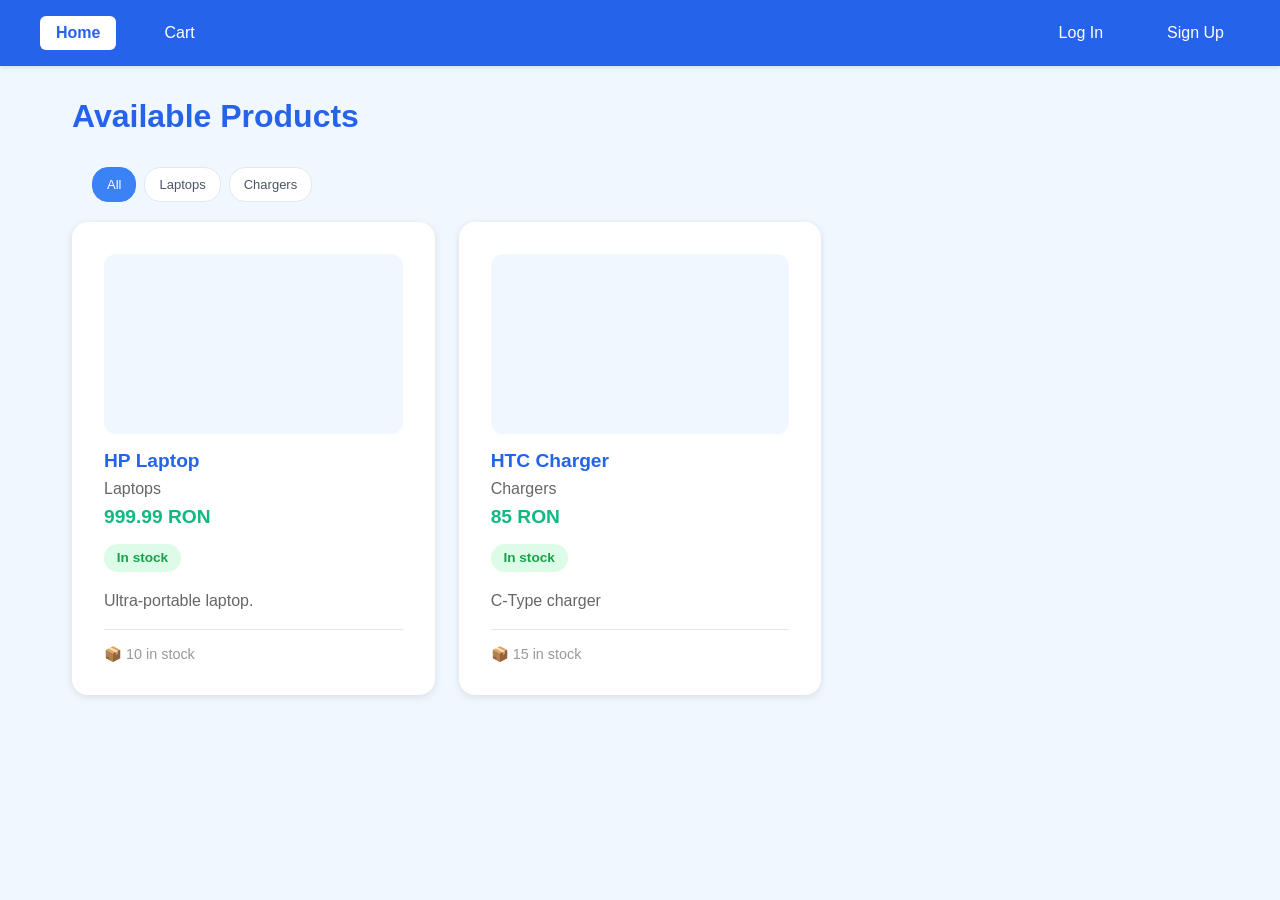
<file: index.html>
<!DOCTYPE html>
<html lang="en">
<head>
    <meta charset="UTF-8">
    <meta name="viewport" content="width=device-width, initial-scale=1.0">
    <meta http-equiv="refresh" content="0; url=index_login/home_page.html">
    <title>Fake Emag</title>
</head>
<body>
    <!-- Visitors do not have to log in to browse, so the entry point of the site is the shop -->
    <p><a href="index_login/home_page.html">Go to the shop</a></p>
</body>
</html>
</file>
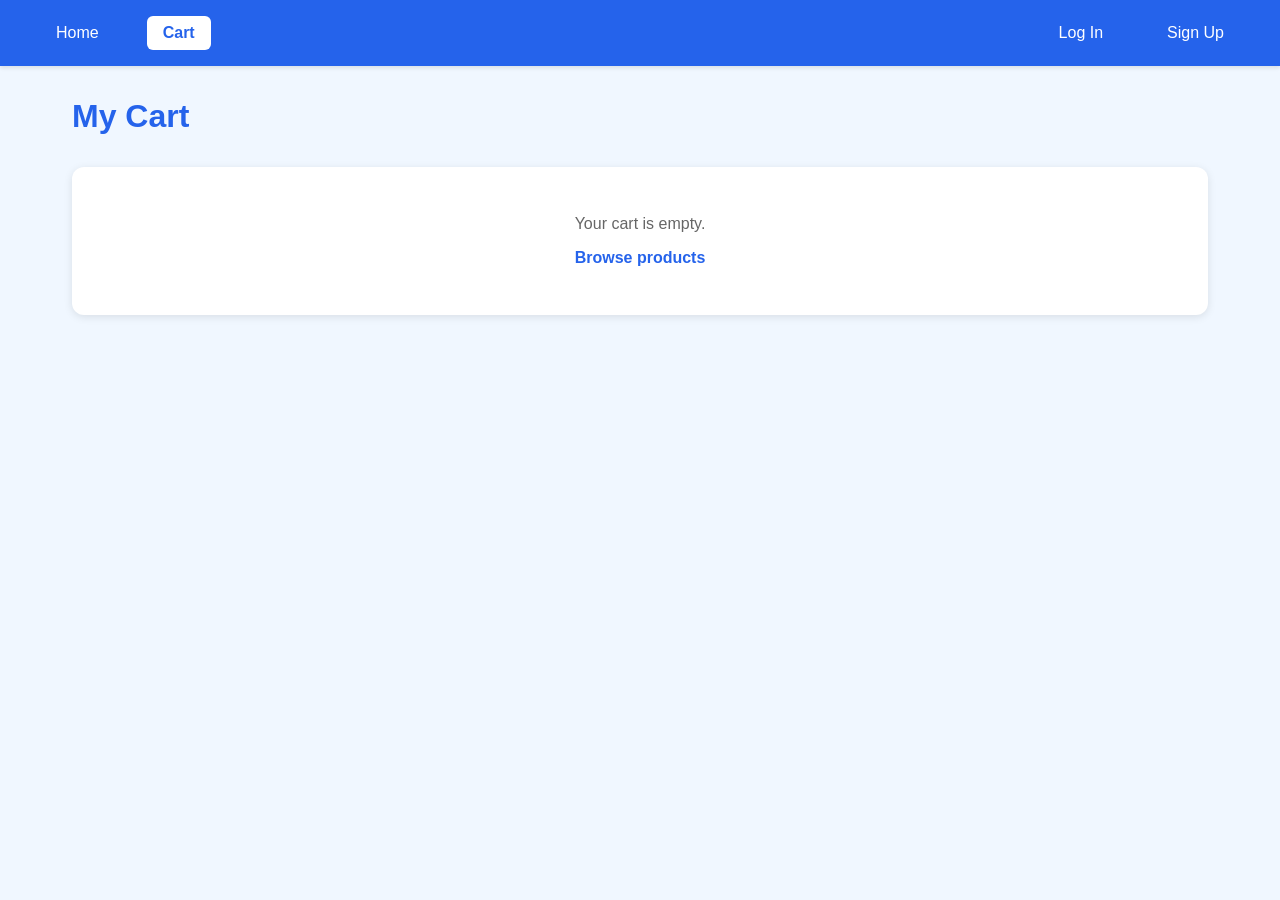
<file: cart/cart.html>
<!DOCTYPE html>
<html lang="en">
<head>
    <meta charset="UTF-8">
    <meta name="viewport" content="width=device-width, initial-scale=1.0">
    <title>Fake Emag - My Cart</title>
    <link rel="stylesheet" href="../css/styles.css">
</head>
<body>
    <nav id="mainNav"></nav>

    <div class="container">
        <h1>My Cart</h1>

        <!-- Items + summary are created by cart.js -->
        <div id="cartContent" data-testid="cart-content">
            <div class="state-message">Loading your cart...</div>
        </div>
    </div>

    <div class="overlay" id="overlay"></div>
    <div class="popup" id="popup">
        <div class="popup-message" id="popupMessage" data-testid="popup-message"></div>
        <button class="popup-close" id="popupClose">OK</button>
    </div>

    <script src="../js/api.js"></script>
    <script src="../js/common.js"></script>
    <script src="../js/images.js"></script>
    <script src="../js/cart-service.js"></script>
    <script src="../js/nav.js"></script>
    <script src="cart.js"></script>
</body>
</html>
</file>
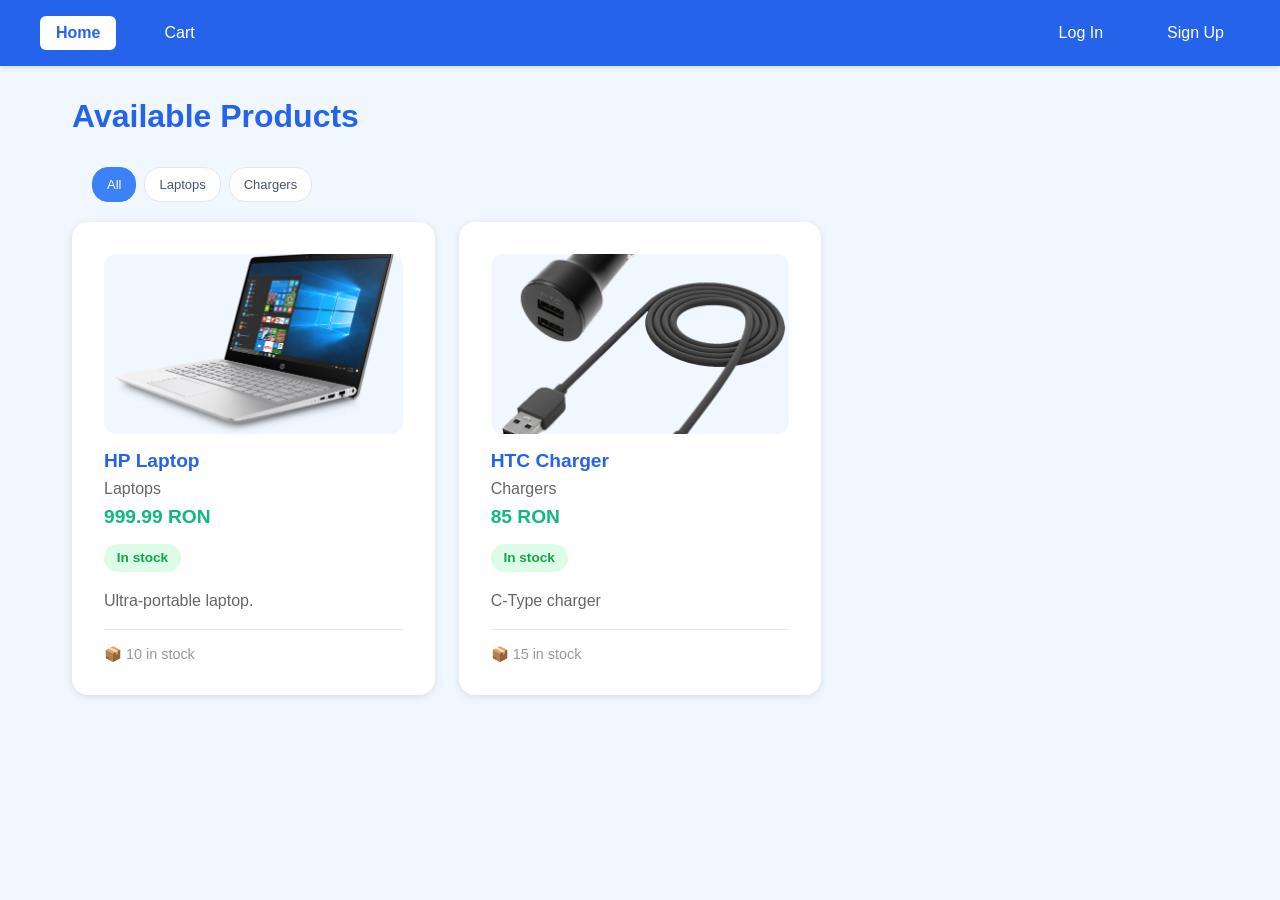
<file: index_login/home_page.html>
<!DOCTYPE html>
<html lang="en">
<head>
    <meta charset="UTF-8">
    <meta name="viewport" content="width=device-width, initial-scale=1.0">
    <title>Fake Emag - Home</title>
    <link rel="stylesheet" href="../css/styles.css">
</head>
<body>
    <nav id="mainNav"></nav>

    <div class="container">
        <h1>Available Products</h1>

        <!-- [LEFT OUT #2] "Bestsellers" strip  ->  GET /products/top-ordered?limit=5 -->

        <!-- [LEFT OUT #4] search box, sort by price, price range, pagination -->

        <!-- Category buttons: "All" is here from the start, the others are created by home.js from GET /categories -->
        <div class="filters" id="categoryFilters">
            <button class="filter-btn active" data-category="all" data-testid="filter-all">All</button>
        </div>

        <!-- Product cards are created by home.js from GET /products -->
        <div class="products-grid" id="productsGrid" data-testid="products-grid">
            <div class="state-message">Loading products...</div>
        </div>
    </div>

    <script src="../js/api.js"></script>
    <script src="../js/common.js"></script>
    <script src="../js/images.js"></script>
    <script src="../js/cart-service.js"></script>
    <script src="../js/nav.js"></script>
    <script src="home.js"></script>
</body>
</html>
</file>
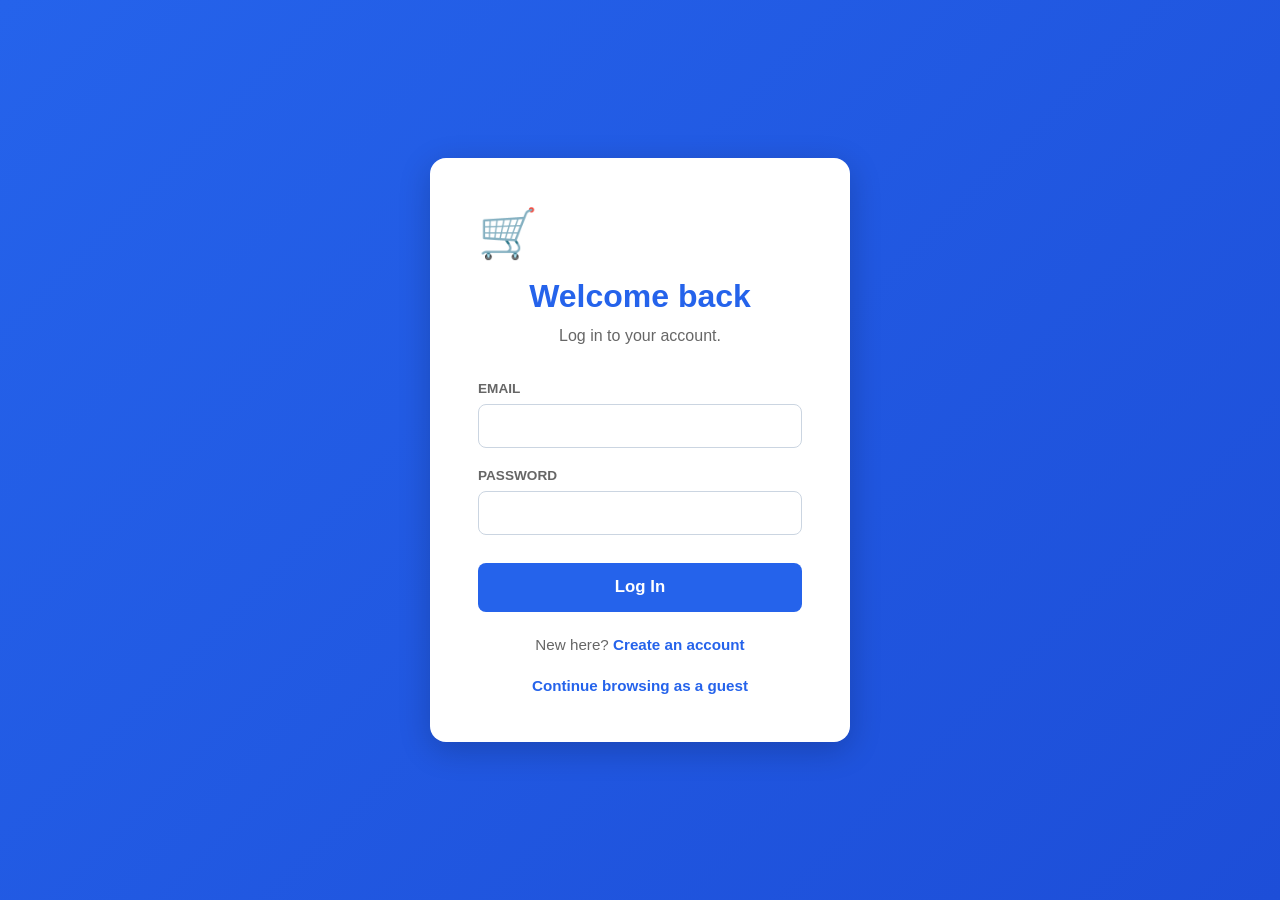
<file: login/login.html>
<!DOCTYPE html>
<html lang="en">
<head>
    <meta charset="UTF-8">
    <meta name="viewport" content="width=device-width, initial-scale=1.0">
    <title>Fake Emag - Log In</title>
    <link rel="stylesheet" href="../css/styles.css">
</head>
<body class="auth-page">
    <div class="auth-container">
        <div class="logo">🛒</div>
        <h1>Welcome back</h1>
        <p class="auth-subtitle" id="authSubtitle">Log in to your account.</p>

        <!-- novalidate: the browser must not block the form, so OUR checks and the BACKEND's messages are what the user (and the tests) see -->
        <form id="loginForm" novalidate>
            <div class="form-error" id="formError" data-testid="login-error"></div>

            <div class="form-group">
                <label class="form-label" for="email">Email</label>
                <input type="email" id="email" class="form-input" data-testid="login-email" autocomplete="email">
            </div>

            <div class="form-group">
                <label class="form-label" for="password">Password</label>
                <input type="password" id="password" class="form-input" data-testid="login-password" autocomplete="current-password">
            </div>

            <button type="submit" id="loginBtn" class="form-submit" data-testid="login-submit">Log In</button>
        </form>

        <p class="auth-switch">New here? <a href="../signup/signup.html" id="signupLink" data-testid="signup-link">Create an account</a></p>
        <p class="auth-switch"><a href="../index_login/home_page.html">Continue browsing as a guest</a></p>
    </div>

    <script src="../js/api.js"></script>
    <script src="../js/common.js"></script>
    <script src="../js/validation.js"></script>
    <script src="../js/cart-service.js"></script>
    <script src="login.js"></script>
</body>
</html>
</file>
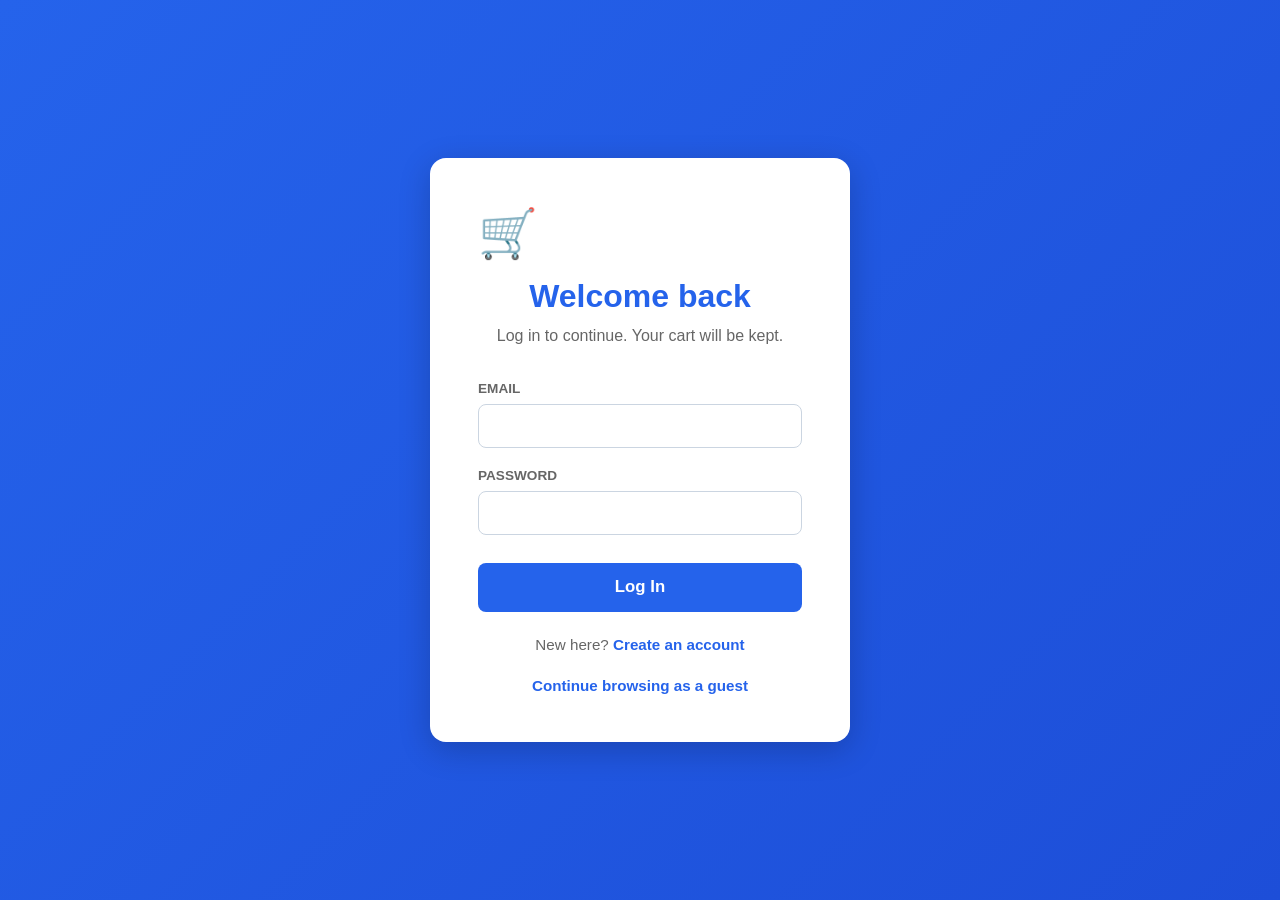
<file: orders/orders.html>
<!DOCTYPE html>
<html lang="en">
<head>
    <meta charset="UTF-8">
    <meta name="viewport" content="width=device-width, initial-scale=1.0">
    <title>Fake Emag - My Orders</title>
    <link rel="stylesheet" href="../css/styles.css">
</head>
<body>
    <nav id="mainNav"></nav>

    <div class="container">
        <h1>My Orders</h1>

        <div class="profile-card">
            <div class="orders-list" id="ordersList" data-testid="orders-list">
                <div class="no-orders">Loading your orders...</div>
            </div>
        </div>
    </div>

    <script src="../js/api.js"></script>
    <script src="../js/common.js"></script>
    <script src="../js/cart-service.js"></script>
    <script src="../js/nav.js"></script>
    <script src="orders.js"></script>
</body>
</html>
</file>
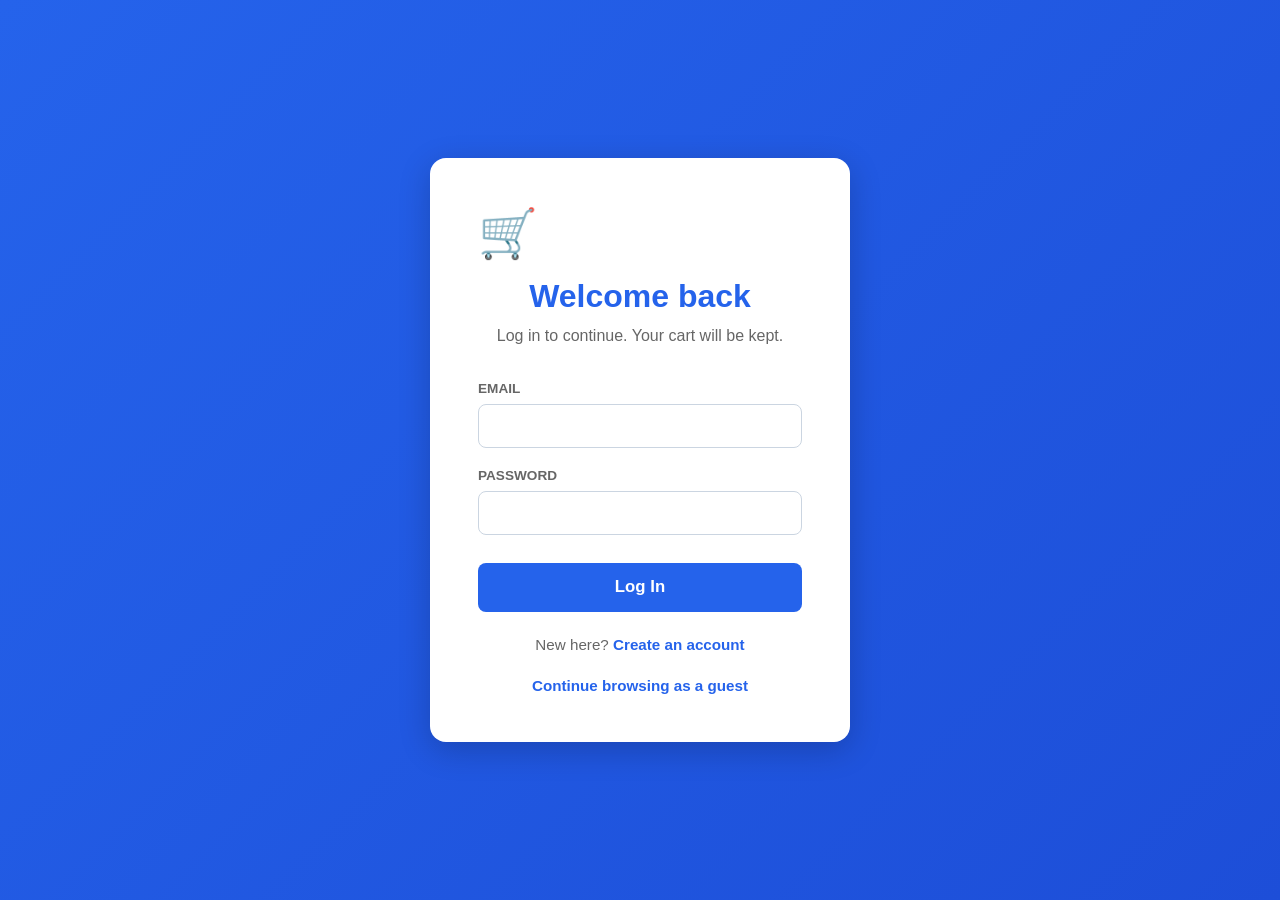
<file: payment/payment.html>
<!DOCTYPE html>
<html lang="en">
<head>
    <meta charset="UTF-8">
    <meta name="viewport" content="width=device-width, initial-scale=1.0">
    <title>Fake Emag - Payment</title>
    <link rel="stylesheet" href="../css/styles.css">
</head>
<body>
    <nav id="mainNav"></nav>

    <div class="container">
        <h1>Payment</h1>

        <!-- 1) The payment form + summary (shown when an order is waiting for payment) -->
        <div class="payment-layout" id="paymentLayout" style="display: none;">
            <div class="profile-card">
                <div class="demo-note" data-testid="demo-note">
                    This is a demo checkout. Do not enter a real card number: nothing is charged, sent or stored.
                </div>

                <form id="paymentForm" novalidate>
                    <div class="form-error" id="formError" data-testid="payment-error"></div>

                    <div class="form-group">
                        <label class="form-label" for="cardName">Name on card</label>
                        <input type="text" id="cardName" class="form-input" data-testid="card-name" autocomplete="cc-name">
                    </div>

                    <div class="form-group">
                        <label class="form-label" for="cardNumber">Card number</label>
                        <!-- maxlength 19 = 16 digits + 3 spaces; validation.js removes everything that is not a digit while typing -->
                        <input type="text" id="cardNumber" class="form-input" data-testid="card-number"
                               inputmode="numeric" maxlength="19" placeholder="1234 5678 9012 3456" autocomplete="cc-number">
                    </div>

                    <div class="form-row">
                        <div class="form-group">
                            <label class="form-label" for="cardExpiry">Expiry (MM/YY)</label>
                            <input type="text" id="cardExpiry" class="form-input" data-testid="card-expiry"
                                   inputmode="numeric" maxlength="5" placeholder="MM/YY" autocomplete="cc-exp">
                        </div>
                        <div class="form-group">
                            <label class="form-label" for="cardCvv">CVV</label>
                            <input type="password" id="cardCvv" class="form-input" data-testid="card-cvv"
                                   inputmode="numeric" maxlength="3" placeholder="123" autocomplete="cc-csc">
                        </div>
                    </div>

                    <button type="submit" id="payBtn" class="form-submit" data-testid="pay">Confirm Payment</button>
                </form>
            </div>

            <div class="cart-summary">
                <h2>Order Summary</h2>
                <div class="summary-row"><span>Order</span><span class="order-id" id="summaryOrderId" data-testid="summary-order-id"></span></div>
                <div class="summary-row"><span>Items</span><span id="summaryItems" data-testid="summary-items"></span></div>
                <div class="summary-row total"><span>To pay</span><span id="summaryTotal" data-testid="summary-total"></span></div>
            </div>
        </div>

        <!-- 2) Shown after "Confirm Payment" -->
        <div class="confirmation" id="confirmation" style="display: none;" data-testid="order-confirmed">
            <div class="confirmation-icon">✓</div>
            <h2>Order confirmed</h2>
            <p id="confirmationText"></p>
            <div class="confirmation-links">
                <a class="demo-button" href="../orders/orders.html" id="ordersLink" data-testid="view-orders">View my orders</a>
                <a class="secondary-link" href="../index_login/home_page.html">Continue shopping</a>
            </div>
        </div>

        <!-- 3) Shown when there is nothing to pay (page opened directly, or already paid) -->
        <div class="empty-cart" id="noPayment" style="display: none;" data-testid="no-payment">
            <p>You have no order waiting for payment.</p>
            <a href="../index_login/home_page.html">Browse products</a>
        </div>
    </div>

    <script src="../js/api.js"></script>
    <script src="../js/common.js"></script>
    <script src="../js/validation.js"></script>
    <script src="../js/cart-service.js"></script>
    <script src="../js/nav.js"></script>
    <script src="payment.js"></script>
</body>
</html>
</file>
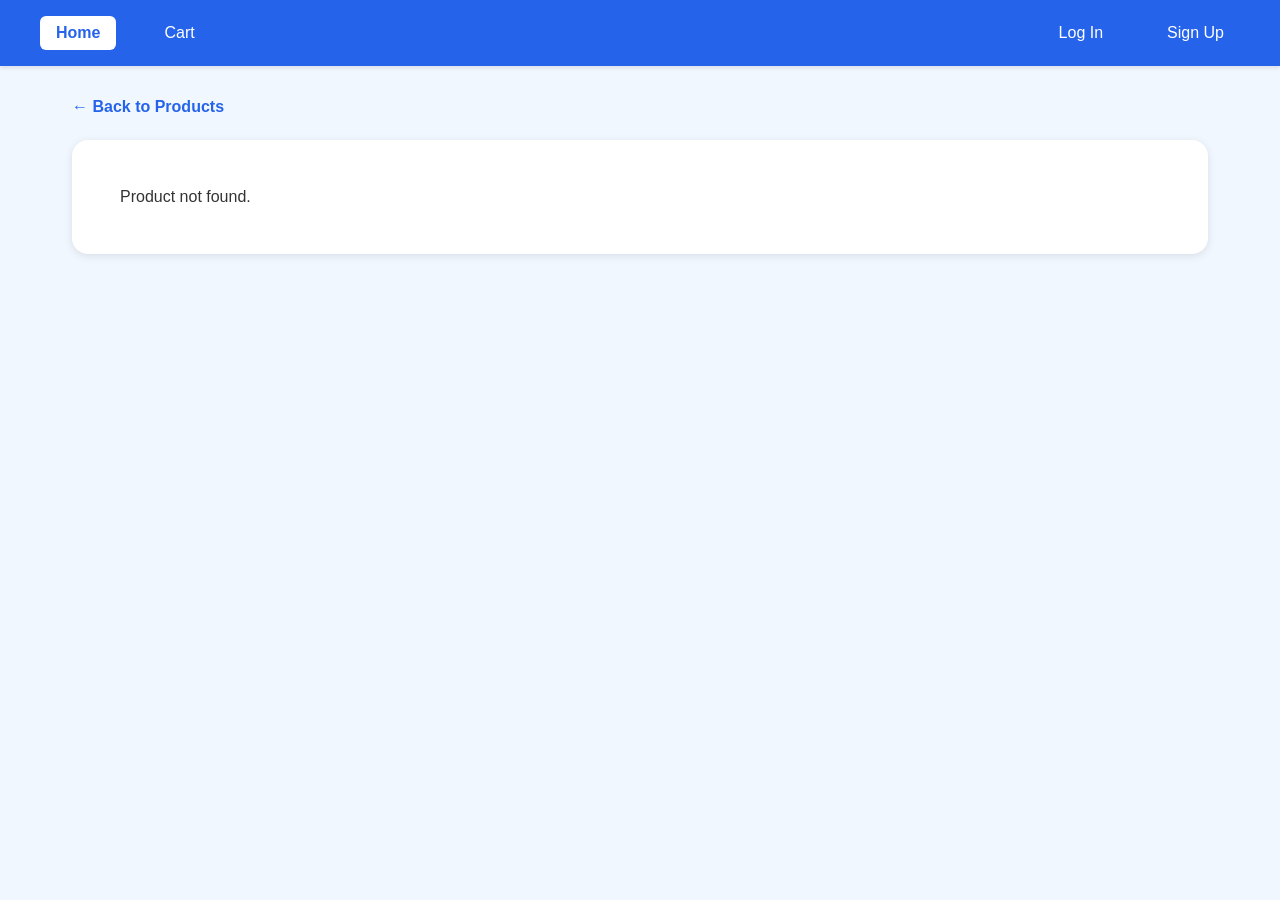
<file: product-detail/product-detail.html>
<!DOCTYPE html>
<html lang="en">
<head>
    <meta charset="UTF-8">
    <meta name="viewport" content="width=device-width, initial-scale=1.0">
    <title>Fake Emag - Product Details</title>
    <link rel="stylesheet" href="../css/styles.css">
</head>
<body>
    <nav id="mainNav"></nav>

    <div class="container">
        <a href="../index_login/home_page.html" class="back-link">← Back to Products</a>

        <div class="product-detail-card" id="productDetailContent">
            <!-- Content will be loaded by JavaScript -->
        </div>
    </div>

    <div class="overlay" id="overlay"></div>
    <div class="popup" id="popup">
        <div class="popup-message" id="popupMessage" data-testid="popup-message"></div>
        <button class="popup-close" id="popupClose">OK</button>
    </div>

    <script src="../js/api.js"></script>
    <script src="../js/common.js"></script>
    <script src="../js/images.js"></script>
    <script src="../js/cart-service.js"></script>
    <script src="../js/nav.js"></script>
    <script src="product-detail.js"></script>
</body>
</html>
</file>
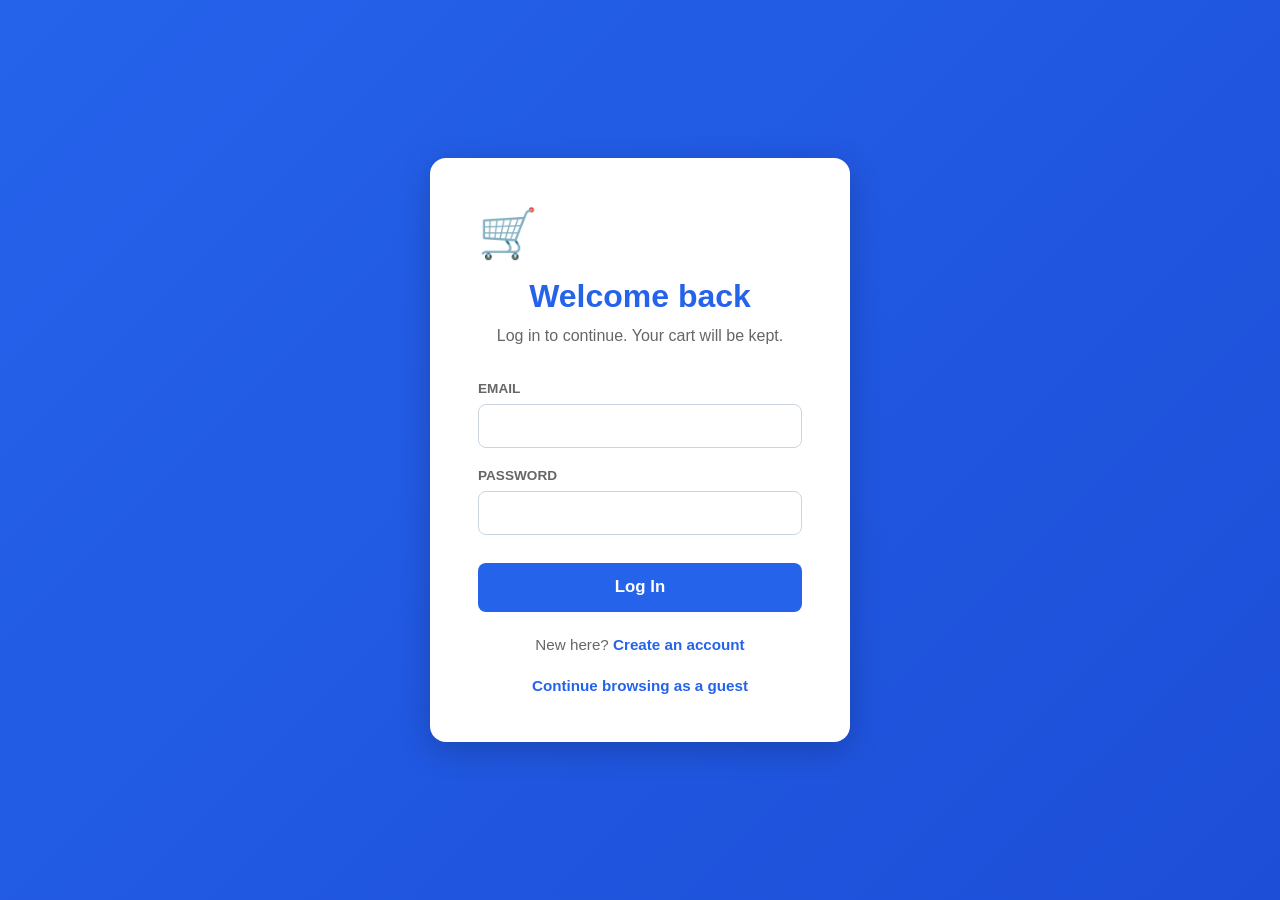
<file: profile/profile.html>
<!DOCTYPE html>
<html lang="en">
<head>
    <meta charset="UTF-8">
    <meta name="viewport" content="width=device-width, initial-scale=1.0">
    <title>Fake Emag - My Profile</title>
    <link rel="stylesheet" href="../css/styles.css">
</head>
<body>
    <nav id="mainNav"></nav>

    <div class="container">
        <h1>My Profile</h1>

        <div class="profile-card">
            <div class="profile-info">
                <div class="info-item">
                    <div class="info-label">Username</div>
                    <div class="info-value" id="username" data-testid="profile-username">-</div>
                </div>
                <div class="info-item">
                    <div class="info-label">Email</div>
                    <div class="info-value" id="userEmail" data-testid="profile-email">-</div>
                </div>
                <div class="info-item">
                    <div class="info-label">User ID</div>
                    <div class="info-value order-id" id="userId" data-testid="profile-user-id">-</div>
                </div>
            </div>

            <!-- [LEFT OUT #7] "Edit profile" / "Change password" / "Delete account" buttons.
                 The job portal had Edit / Save / Cancel here, but the backend has NO update-user endpoint yet. -->
        </div>
    </div>

    <script src="../js/api.js"></script>
    <script src="../js/common.js"></script>
    <script src="../js/cart-service.js"></script>
    <script src="../js/nav.js"></script>
    <script src="profile.js"></script>
</body>
</html>
</file>
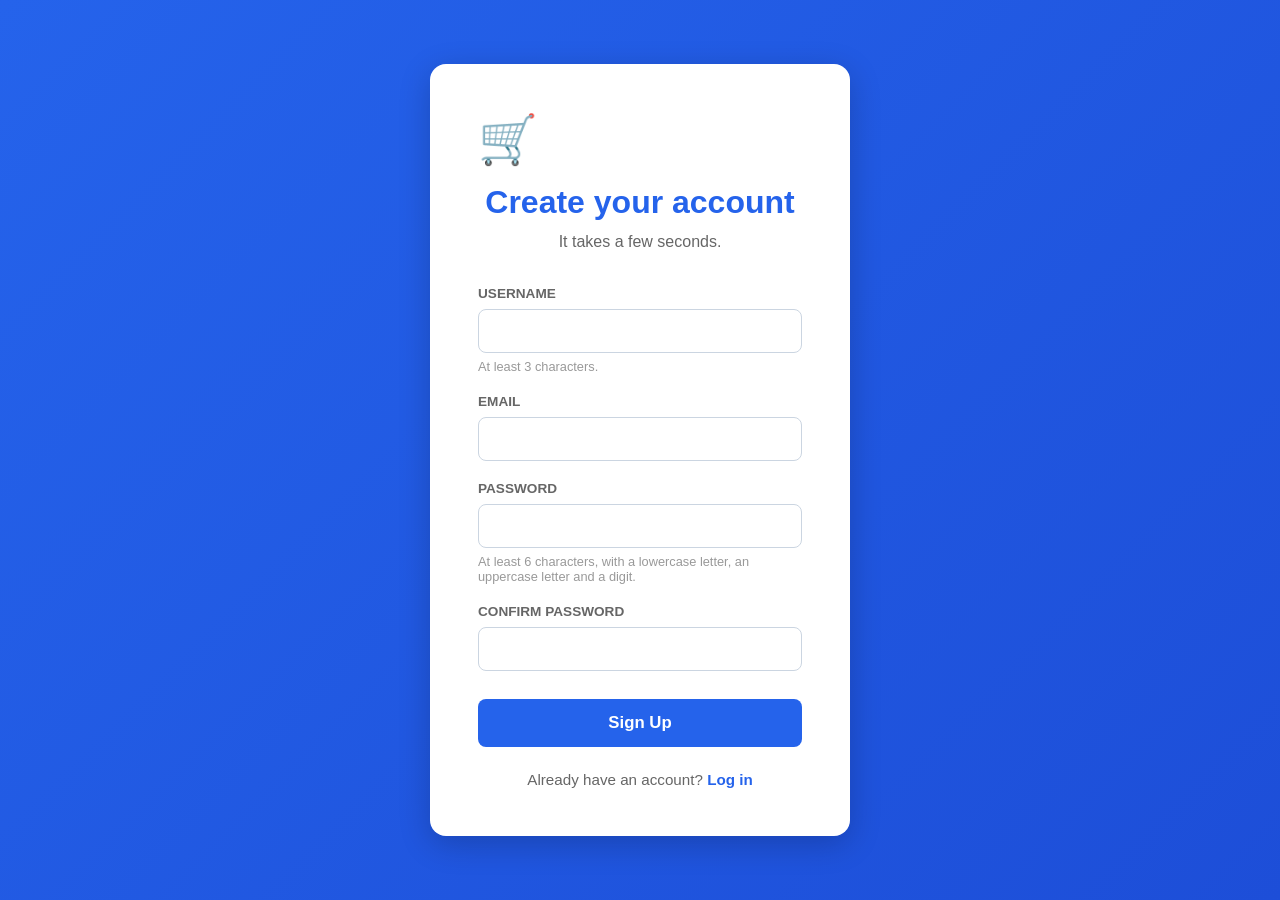
<file: signup/signup.html>
<!DOCTYPE html>
<html lang="en">
<head>
    <meta charset="UTF-8">
    <meta name="viewport" content="width=device-width, initial-scale=1.0">
    <title>Fake Emag - Sign Up</title>
    <link rel="stylesheet" href="../css/styles.css">
</head>
<body class="auth-page">
    <div class="auth-container">
        <div class="logo">🛒</div>
        <h1>Create your account</h1>
        <p class="auth-subtitle">It takes a few seconds.</p>

        <form id="signupForm" novalidate>
            <div class="form-error" id="formError" data-testid="signup-error"></div>

            <div class="form-group">
                <label class="form-label" for="username">Username</label>
                <input type="text" id="username" class="form-input" data-testid="signup-username" autocomplete="username">
                <span class="form-hint">At least 3 characters.</span>
            </div>

            <div class="form-group">
                <label class="form-label" for="email">Email</label>
                <input type="email" id="email" class="form-input" data-testid="signup-email" autocomplete="email">
            </div>

            <div class="form-group">
                <label class="form-label" for="password">Password</label>
                <input type="password" id="password" class="form-input" data-testid="signup-password" autocomplete="new-password">
                <span class="form-hint">At least 6 characters, with a lowercase letter, an uppercase letter and a digit.</span>
            </div>

            <div class="form-group">
                <label class="form-label" for="confirmPassword">Confirm password</label>
                <input type="password" id="confirmPassword" class="form-input" data-testid="signup-confirm-password" autocomplete="new-password">
            </div>

            <button type="submit" id="signupBtn" class="form-submit" data-testid="signup-submit">Sign Up</button>
        </form>

        <p class="auth-switch">Already have an account? <a href="../login/login.html" id="loginLink" data-testid="login-link">Log in</a></p>
    </div>

    <div class="overlay" id="overlay"></div>
    <div class="popup" id="popup">
        <div class="popup-message" id="popupMessage" data-testid="popup-message"></div>
        <button class="popup-close" id="popupClose">OK</button>
    </div>

    <script src="../js/api.js"></script>
    <script src="../js/common.js"></script>
    <script src="../js/validation.js"></script>
    <script src="signup.js"></script>
</body>
</html>
</file>
<file: css/styles.css>
* {
    margin: 0;
    padding: 0;
    box-sizing: border-box;
}

body {
    font-family: 'Segoe UI', Tahoma, Geneva, Verdana, sans-serif;
    background-color: #f0f7ff;
    color: #333;
}

/* Navigation Styles */
nav {
    background-color: #2563eb;
    padding: 1rem 2rem;
    box-shadow: 0 2px 4px rgba(0,0,0,0.1);
}

nav ul {
    list-style: none;
    display: flex;
    gap: 2rem;
    align-items: center;
    max-width: 1200px;
    margin: 0 auto;
}

nav a {
    color: white;
    text-decoration: none;
    font-weight: 500;
    transition: all 0.3s;
    padding: 0.5rem 1rem;
    border-radius: 6px;
    display: block;
}

nav a:hover {
    background-color: rgba(255,255,255,0.1);
}

nav a.active {
    background-color: white;
    color: #2563eb;
    font-weight: 600;
}

.logout-btn {
    margin-left: auto;
}

/* Container */
.container {
    max-width: 1200px;
    margin: 0 auto;
    padding: 2rem;
}

h1 {
    color: #2563eb;
    margin-bottom: 2rem;
    font-size: 2rem;
}

/* Profile Page Styles */
.profile-card {
    background-color: white;
    padding: 2rem;
    border-radius: 12px;
    box-shadow: 0 2px 8px rgba(0,0,0,0.1);
    margin-bottom: 2rem;
}

.profile-info {
    display: grid;
    grid-template-columns: 1fr 1fr;
    gap: 1.5rem;
    margin-bottom: 2rem;
}

.info-item {
    padding: 1rem;
    background-color: #f0f7ff;
    border-radius: 8px;
    border-left: 4px solid #2563eb;
}

.info-label {
    font-size: 0.85rem;
    color: #666;
    font-weight: 600;
    text-transform: uppercase;
    margin-bottom: 0.5rem;
}

.info-value {
    font-size: 1.1rem;
    color: #333;
    font-weight: 500;
}

.cv-section {
    margin-top: 2rem;
    padding-top: 2rem;
    border-top: 2px solid #e5e7eb;
}

.cv-section h2 {
    color: #2563eb;
    margin-bottom: 1rem;
    font-size: 1.3rem;
}

.file-upload-container {
    display: flex;
    flex-direction: column;
    gap: 1rem;
}

.file-input-wrapper {
    display: flex;
    align-items: center;
    gap: 1rem;
}

input[type="file"] {
    display: none;
}

.upload-btn {
    display: inline-block;
    padding: 0.75rem 1.5rem;
    background-color: #2563eb;
    color: white;
    border-radius: 8px;
    cursor: pointer;
    font-weight: 600;
    transition: background-color 0.3s;
}

.upload-btn:hover {
    background-color: #1d4ed8;
}

.file-name {
    color: #666;
    font-style: italic;
}

.current-cv {
    margin-top: 1rem;
    padding: 1rem;
    background-color: #f0f7ff;
    border-radius: 8px;
    display: none;
}

.current-cv p {
    color: #666;
    margin-bottom: 0.5rem;
}

.current-cv a {
    color: #2563eb;
    text-decoration: none;
    font-weight: 600;
}

.current-cv a:hover {
    text-decoration: underline;
}

.orders-section {
    margin-top: 2rem;
    padding-top: 2rem;
    border-top: 2px solid #e5e7eb;
}

.orders-section h2 {
    color: #2563eb;
    margin-bottom: 1rem;
    font-size: 1.3rem;
}

.orders-list {
    display: flex;
    flex-direction: column;
    gap: 1rem;
}

.order-item {
    padding: 1rem;
    background-color: #f0f7ff;
    border-radius: 8px;
    border-left: 4px solid #10b981;
    display: flex;
    justify-content: space-between;
    align-items: center;
}

.order-title {
    font-weight: 600;
    color: #2563eb;
    margin-bottom: 0.25rem;
}

.order-id {
    color: #666;
    font-size: 0.9rem;
}

.order-date {
    color: #999;
    font-size: 0.85rem;
}

.no-orders {
    color: #999;
    font-style: italic;
    padding: 1rem;
    text-align: center;
}

/* Products Page Styles */
.products-grid {
    display: grid;
    gap: 1.5rem;
}

.product-card {
    background-color: white;
    padding: 2rem;
    border-radius: 16px;
    box-shadow: 0 2px 8px rgba(0,0,0,0.1);
    cursor: pointer;
    transition: all 0.3s;
    text-decoration: none;
    color: inherit;
    display: block;
}

.product-card:hover {
    transform: translateY(-4px);
    box-shadow: 0 4px 16px rgba(37,99,235,0.2);
}

.product-header {
    display: flex;
    justify-content: space-between;
    align-items: start;
    margin-bottom: 1rem;
}

/* Filters container */
.filters {
    display: flex;
    gap: 8px;
    margin: 20px 0 20px 20px;
    flex-wrap: wrap;
}

/* Filter buttons */
.filter-btn {
    padding: 10px 14px;
    border: 1px solid #e2e8f0;
    border-radius: 16px;
    background-color: #ffffff;
    color: #4a5568;
    cursor: pointer;
    font-size: 13px;
    line-height: 1;
    transition: background-color 0.2s ease,
                border-color 0.2s ease,
                box-shadow 0.2s ease,
                transform 0.2s ease;
    display: flex;
    align-items: center;
    gap: 5px;
}

/* Hover state */
.filter-btn:hover {
    background-color: #f8fafc;
    border-color: #cbd5e1;
    transform: translateY(-1px);
    box-shadow: 0 1px 2px rgba(0, 0, 0, 0.1);
}

/* Active state */
.filter-btn.active {
    background-color: #3b82f6;
    color: #ffffff;
    border-color: #3b82f6;
}

/* Optional: active hover stays consistent */
.filter-btn.active:hover {
    background-color: #2563eb;
    border-color: #2563eb;
}

/* Hide cards safely (unchanged) */
.product-card.hidden {
    display: none;
}



.product-title {
    color: #2563eb;
    font-size: 1.5rem;
    font-weight: 600;
    margin-bottom: 0.5rem;
}

.product-category {
    color: #666;
    font-size: 1rem;
    font-weight: 500;
}

.product-price {
    color: #10b981;
    font-size: 1.2rem;
    font-weight: 700;
    white-space: nowrap;
}

.product-tags {
    display: flex;
    gap: 0.75rem;
    margin-bottom: 1rem;
    flex-wrap: wrap;
}

.tag {
    padding: 0.4rem 0.8rem;
    background-color: #e0f2fe;
    color: #0284c7;
    border-radius: 20px;
    font-size: 0.85rem;
    font-weight: 600;
}

.tag.remote {
    background-color: #dcfce7;
    color: #16a34a;
}

.tag.onsite {
    background-color: #fef3c7;
    color: #d97706;
}

.product-description {
    color: #666;
    line-height: 1.6;
    margin-bottom: 1rem;
}

.product-meta {
    display: flex;
    gap: 1.5rem;
    color: #999;
    font-size: 0.9rem;
    padding-top: 1rem;
    border-top: 1px solid #e5e7eb;
}

.meta-item {
    display: flex;
    align-items: center;
    gap: 0.5rem;
}

/* Product Detail Styles */
.back-link {
    display: inline-block;
    color: #2563eb;
    text-decoration: none;
    margin-bottom: 1.5rem;
    font-weight: 600;
}

.back-link:hover {
    text-decoration: underline;
}

.product-detail-card {
    background-color: white;
    padding: 3rem;
    border-radius: 16px;
    box-shadow: 0 2px 8px rgba(0,0,0,0.1);
}

.product-detail-card .product-header {
    margin-bottom: 2rem;
    padding-bottom: 2rem;
    border-bottom: 2px solid #e5e7eb;
}

.product-detail-card .product-title {
    font-size: 2.5rem;
    margin-bottom: 0.5rem;
}

.product-detail-card .product-category {
    font-size: 1.3rem;
    margin-bottom: 1.5rem;
}

.product-detail-card .product-price {
    font-size: 1.5rem;
    margin-top: 1rem;
}

.section {
    margin-bottom: 2.5rem;
}

.section-title {
    color: #2563eb;
    font-size: 1.5rem;
    font-weight: 600;
    margin-bottom: 1rem;
}

.section-content {
    color: #666;
    line-height: 1.8;
    font-size: 1rem;
}

.section-content ul {
    list-style-position: inside;
    padding-left: 1rem;
}

.section-content li {
    margin-bottom: 0.75rem;
}

.benefits-grid {
    display: grid;
    grid-template-columns: repeat(auto-fit, minmax(250px, 1fr));
    gap: 1rem;
    margin-top: 1rem;
}

.benefit-item {
    padding: 1rem;
    background-color: #f0f7ff;
    border-radius: 8px;
    border-left: 4px solid #2563eb;
}

.apply-button {
    display: inline-block;
    padding: 1rem 3rem;
    background-color: #2563eb;
    color: white;
    border: none;
    border-radius: 8px;
    font-weight: 600;
    font-size: 1.1rem;
    cursor: pointer;
    transition: background-color 0.3s;
    margin-top: 2rem;
}

.apply-button:hover {
    background-color: #1d4ed8;
}

.apply-button:disabled {
    background-color: #999;
    cursor: not-allowed;
}

.product-detail-card .product-meta {
    padding: 1.5rem;
    background-color: #f9fafb;
    border-radius: 8px;
    margin-bottom: 2rem;
    border-top: none;
}

.product-detail-card .product-meta .meta-item {
    font-size: 1rem;
}

/* Popup Styles */
.popup {
    display: none;
    position: fixed;
    top: 50%;
    left: 50%;
    transform: translate(-50%, -50%);
    background-color: white;
    padding: 2rem;
    border-radius: 12px;
    box-shadow: 0 4px 20px rgba(0,0,0,0.3);
    z-index: 1000;
    min-width: 300px;
    text-align: center;
}

.popup.success {
    border-top: 4px solid #10b981;
}

.popup.error {
    border-top: 4px solid #ef4444;
}

.popup-message {
    margin-bottom: 1rem;
    font-size: 1.1rem;
}

.popup-close {
    padding: 0.5rem 1.5rem;
    background-color: #2563eb;
    color: white;
    border: none;
    border-radius: 6px;
    cursor: pointer;
    font-weight: 600;
}

.popup-close:hover {
    background-color: #1d4ed8;
}

.overlay {
    display: none;
    position: fixed;
    top: 0;
    left: 0;
    width: 100%;
    height: 100%;
    background-color: rgba(0,0,0,0.5);
    z-index: 999;
}

.logo {
    font-size: 3rem;
    margin-bottom: 1rem;
}

.placeholder-note {
    background-color: #f0f7ff;
    padding: 1.5rem;
    border-radius: 8px;
    border-left: 4px solid #2563eb;
    margin-bottom: 2rem;
    text-align: left;
}

.placeholder-note strong {
    color: #2563eb;
}

.demo-button {
    display: inline-block;
    padding: 1rem 2rem;
    background-color: #2563eb;
    color: white;
    text-decoration: none;
    border-radius: 8px;
    font-weight: 600;
    transition: background-color 0.3s;
}

.demo-button:hover {
    background-color: #1d4ed8;
}

/* Profile Edit Styles */
.info-input {
    width: 100%;
    padding: 0.5rem;
    border: 1px solid transparent;
    background-color: transparent;
    font-size: 1.1rem;
    color: #333;
    font-weight: 500;
    border-radius: 4px;
    transition: all 0.3s;
}

.info-input:disabled {
    cursor: default;
}

.info-input:enabled {
    border-color: #2563eb;
    background-color: white;
    cursor: text;
}

.profile-actions {
    margin: 2rem 0;
    padding-top: 1.5rem;
    border-top: 2px solid #e5e7eb;
}

.action-btn {
    padding: 0.75rem 1.5rem;
    border: none;
    border-radius: 8px;
    font-weight: 600;
    cursor: pointer;
    transition: all 0.3s;
    margin-right: 0.5rem;
}

.edit-btn {
    background-color: #2563eb;
    color: white;
}

.edit-btn:hover {
    background-color: #1d4ed8;
}

.save-btn {
    background-color: #10b981;
    color: white;
}

.save-btn:hover {
    background-color: #059669;
}

.cancel-btn {
    background-color: #ef4444;
    color: white;
}

.cancel-btn:hover {
    background-color: #dc2626;
}

.edit-actions {
    display: inline-block;
}

/* ============================================================
   ADDED FOR THE E-COMMERCE FRONT-END
   (everything above comes from the job-portal stylesheet, with job-* renamed to product-*)
   ============================================================ */

/* Auth pages (login + signup) */
.auth-page {
    min-height: 100vh;
    display: flex;
    align-items: center;
    justify-content: center;
    background: linear-gradient(135deg, #2563eb 0%, #1d4ed8 100%);
}

.auth-container {
    background-color: white;
    padding: 3rem;
    border-radius: 16px;
    box-shadow: 0 8px 32px rgba(0,0,0,0.2);
    max-width: 420px;
    width: 90%;
}

.auth-container h1 {
    margin-bottom: 0.5rem;
    text-align: center;
}

.auth-subtitle {
    color: #666;
    text-align: center;
    margin-bottom: 2rem;
    line-height: 1.6;
}

.form-group {
    margin-bottom: 1.25rem;
}

.form-label {
    display: block;
    font-size: 0.85rem;
    color: #666;
    font-weight: 600;
    text-transform: uppercase;
    margin-bottom: 0.5rem;
}

.form-input {
    width: 100%;
    padding: 0.75rem;
    border: 1px solid #cbd5e1;
    border-radius: 8px;
    font-size: 1rem;
    color: #333;
    transition: border-color 0.3s;
}

.form-input:focus {
    outline: none;
    border-color: #2563eb;
}

.form-hint {
    display: block;
    color: #999;
    font-size: 0.8rem;
    margin-top: 0.35rem;
}

.form-submit {
    width: 100%;
    padding: 0.9rem;
    background-color: #2563eb;
    color: white;
    border: none;
    border-radius: 8px;
    font-weight: 600;
    font-size: 1.05rem;
    cursor: pointer;
    transition: background-color 0.3s;
    margin-top: 0.5rem;
}

.form-submit:hover {
    background-color: #1d4ed8;
}

.form-submit:disabled {
    background-color: #999;
    cursor: not-allowed;
}

.auth-switch {
    margin-top: 1.5rem;
    text-align: center;
    color: #666;
    font-size: 0.95rem;
}

.auth-switch a {
    color: #2563eb;
    font-weight: 600;
    text-decoration: none;
}

.auth-switch a:hover {
    text-decoration: underline;
}

/* Inline error shown under a form (backend message goes here) */
.form-error {
    display: none;
    background-color: #fef2f2;
    border-left: 4px solid #ef4444;
    color: #b91c1c;
    padding: 0.75rem 1rem;
    border-radius: 6px;
    margin-bottom: 1.25rem;
    font-size: 0.95rem;
}

/* Navigation: cart counter + logged-in user name */
.cart-badge {
    display: inline-block;
    min-width: 1.4rem;
    padding: 0.1rem 0.45rem;
    margin-left: 0.4rem;
    background-color: #ef4444;
    color: white;
    border-radius: 999px;
    font-size: 0.75rem;
    font-weight: 700;
    text-align: center;
}

nav a.active .cart-badge {
    background-color: #2563eb;
}

.nav-user {
    margin-left: auto;
    color: rgba(255,255,255,0.85);
    font-size: 0.9rem;
}

/* Stock tags (same pill shape as .tag.remote / .tag.onsite) */
.tag.in-stock {
    background-color: #dcfce7;
    color: #16a34a;
}

.tag.low-stock {
    background-color: #fef3c7;
    color: #d97706;
}

.tag.out-of-stock {
    background-color: #fee2e2;
    color: #dc2626;
}

/* Empty / loading / error states for lists */
.state-message {
    grid-column: 1 / -1;
    text-align: center;
    color: #999;
    font-style: italic;
    padding: 2rem;
}

.state-message.error {
    color: #dc2626;
    font-style: normal;
}

/* Product detail: quantity picker + add-to-cart row */
.buy-row {
    display: flex;
    align-items: center;
    gap: 1.5rem;
    flex-wrap: wrap;
    margin-top: 2rem;
}

.buy-row .apply-button {
    margin-top: 0;
}

.quantity-control {
    display: inline-flex;
    align-items: center;
    border: 1px solid #cbd5e1;
    border-radius: 8px;
    overflow: hidden;
    background-color: white;
}

.quantity-btn {
    width: 2.5rem;
    height: 2.5rem;
    border: none;
    background-color: #f0f7ff;
    color: #2563eb;
    font-size: 1.2rem;
    font-weight: 700;
    cursor: pointer;
    transition: background-color 0.3s;
}

.quantity-btn:hover {
    background-color: #dbeafe;
}

.quantity-btn:disabled {
    color: #999;
    cursor: not-allowed;
}

.quantity-input {
    width: 3.5rem;
    height: 2.5rem;
    border: none;
    text-align: center;
    font-size: 1rem;
    font-weight: 600;
    color: #333;
    -moz-appearance: textfield;
}

.quantity-input:focus {
    outline: none;
}

/* Cart page */
.cart-layout {
    display: grid;
    grid-template-columns: 1fr 320px;
    gap: 1.5rem;
    align-items: start;
}

.cart-items {
    display: flex;
    flex-direction: column;
    gap: 1rem;
}

.cart-item {
    background-color: white;
    padding: 1.5rem;
    border-radius: 12px;
    box-shadow: 0 2px 8px rgba(0,0,0,0.1);
    display: grid;
    grid-template-columns: 1fr auto auto auto;
    gap: 1.5rem;
    align-items: center;
    border-left: 4px solid #2563eb;
}

.cart-item.unavailable {
    border-left-color: #ef4444;
}

.cart-item-name {
    color: #2563eb;
    font-weight: 600;
    font-size: 1.1rem;
    text-decoration: none;
}

.cart-item-name:hover {
    text-decoration: underline;
}

.cart-item-unit {
    color: #666;
    font-size: 0.9rem;
    margin-top: 0.25rem;
}

.cart-item-warning {
    color: #dc2626;
    font-size: 0.85rem;
    font-weight: 600;
    margin-top: 0.35rem;
}

.cart-item-subtotal {
    color: #10b981;
    font-weight: 700;
    font-size: 1.1rem;
    white-space: nowrap;
}

.remove-btn {
    padding: 0.5rem 1rem;
    background-color: transparent;
    color: #ef4444;
    border: 1px solid #ef4444;
    border-radius: 6px;
    cursor: pointer;
    font-weight: 600;
    transition: all 0.3s;
}

.remove-btn:hover {
    background-color: #ef4444;
    color: white;
}

.cart-summary {
    background-color: white;
    padding: 2rem;
    border-radius: 12px;
    box-shadow: 0 2px 8px rgba(0,0,0,0.1);
    position: sticky;
    top: 1rem;
}

.cart-summary h2 {
    color: #2563eb;
    font-size: 1.3rem;
    margin-bottom: 1.5rem;
}

.summary-row {
    display: flex;
    justify-content: space-between;
    margin-bottom: 1rem;
    color: #666;
}

.summary-row.total {
    padding-top: 1rem;
    border-top: 2px solid #e5e7eb;
    color: #333;
    font-weight: 700;
    font-size: 1.2rem;
}

.summary-row.total span:last-child {
    color: #10b981;
}

.cart-summary .apply-button {
    width: 100%;
    margin-top: 1rem;
}

.clear-cart-btn {
    width: 100%;
    margin-top: 0.75rem;
    padding: 0.75rem;
    background-color: transparent;
    color: #666;
    border: 1px solid #cbd5e1;
    border-radius: 8px;
    cursor: pointer;
    font-weight: 600;
    transition: all 0.3s;
}

.clear-cart-btn:hover {
    border-color: #ef4444;
    color: #ef4444;
}

.clear-cart-btn:disabled {
    cursor: not-allowed;
    opacity: 0.5;
}

.empty-cart {
    background-color: white;
    padding: 3rem;
    border-radius: 12px;
    box-shadow: 0 2px 8px rgba(0,0,0,0.1);
    text-align: center;
    color: #666;
}

.empty-cart a {
    display: inline-block;
    margin-top: 1rem;
    color: #2563eb;
    font-weight: 600;
    text-decoration: none;
}

.empty-cart a:hover {
    text-decoration: underline;
}

/* Order status pill (profile page) */
.status-pill {
    display: inline-block;
    padding: 0.2rem 0.7rem;
    border-radius: 20px;
    font-size: 0.8rem;
    font-weight: 700;
    background-color: #fef3c7;
    color: #d97706;
    margin-top: 0.35rem;
}

.status-pill.completed,
.status-pill.delivered {
    background-color: #dcfce7;
    color: #16a34a;
}

.status-pill.cancelled {
    background-color: #fee2e2;
    color: #dc2626;
}

.order-id {
    font-family: monospace;
}

@media (max-width: 800px) {
    .cart-layout {
        grid-template-columns: 1fr;
    }

    .cart-item {
        grid-template-columns: 1fr;
        gap: 1rem;
    }

    .profile-info {
        grid-template-columns: 1fr;
    }

    .product-header {
        flex-direction: column;
        gap: 0.5rem;
    }
}


/* ============================================================
   IMAGES, AVAILABILITY CHECK, PAYMENT, ORDERS
   ============================================================ */

/* Product grid: cards side by side, each with its picture on top */
.products-grid {
    grid-template-columns: repeat(auto-fill, minmax(280px, 1fr));
}

.product-card .product-header {
    flex-direction: column;
    gap: 0.5rem;
}

.product-card .product-title {
    font-size: 1.2rem;
}

.product-image {
    display: block;
    width: 100%;
    height: 180px;
    object-fit: cover;
    border-radius: 12px;
    margin-bottom: 1rem;
    background-color: #f0f7ff;
}

/* Product detail: picture on the left, information on the right */
.product-detail-card {
    display: grid;
    grid-template-columns: minmax(0, 380px) 1fr;
    gap: 2rem;
    align-items: start;
}

.product-detail-card > p {
    grid-column: 1 / -1;
}

.product-detail-image {
    width: 100%;
    border-radius: 12px;
    background-color: #f0f7ff;
}

.product-detail-info .product-header {
    display: block;
}

/* Cart: small picture in front of each line */
.cart-item {
    grid-template-columns: auto 1fr auto auto auto;
}

.cart-item-image {
    width: 72px;
    height: 72px;
    object-fit: cover;
    border-radius: 8px;
    background-color: #f0f7ff;
}

/* "Check availability" button + its answer */
.check-btn {
    padding: 0.9rem 1.5rem;
    background-color: transparent;
    color: #2563eb;
    border: 1px solid #2563eb;
    border-radius: 8px;
    font-weight: 600;
    cursor: pointer;
    transition: all 0.3s;
}

.check-btn:hover {
    background-color: #2563eb;
    color: white;
}

.availability-result {
    margin-top: 1rem;
    font-weight: 600;
    min-height: 1.5rem;
}

.availability-result.yes {
    color: #16a34a;
}

.availability-result.no {
    color: #dc2626;
}

/* Payment page */
.payment-layout {
    display: grid;
    grid-template-columns: 1fr 320px;
    gap: 1.5rem;
    align-items: start;
}

.payment-layout .profile-card {
    margin-bottom: 0;
}

.form-row {
    display: grid;
    grid-template-columns: 1fr 1fr;
    gap: 1rem;
}

.demo-note {
    background-color: #fef3c7;
    border-left: 4px solid #d97706;
    color: #92400e;
    padding: 0.75rem 1rem;
    border-radius: 6px;
    margin-bottom: 1.5rem;
    font-size: 0.9rem;
}

.confirmation {
    background-color: white;
    padding: 3rem;
    border-radius: 16px;
    box-shadow: 0 2px 8px rgba(0,0,0,0.1);
    text-align: center;
}

.confirmation-icon {
    width: 4.5rem;
    height: 4.5rem;
    margin: 0 auto 1.5rem;
    border-radius: 50%;
    background-color: #dcfce7;
    color: #16a34a;
    font-size: 2.5rem;
    line-height: 4.5rem;
    font-weight: 700;
}

.confirmation h2 {
    color: #16a34a;
    margin-bottom: 1rem;
}

.confirmation p {
    color: #666;
    line-height: 1.6;
    margin-bottom: 2rem;
}

.confirmation-links {
    display: flex;
    gap: 1.5rem;
    justify-content: center;
    align-items: center;
    flex-wrap: wrap;
}

.secondary-link {
    color: #2563eb;
    font-weight: 600;
    text-decoration: none;
}

.secondary-link:hover {
    text-decoration: underline;
}

/* "Pay now" next to an unpaid order */
.pay-link {
    margin-left: 0.75rem;
    color: #2563eb;
    font-weight: 600;
    font-size: 0.9rem;
    text-decoration: none;
}

.pay-link:hover {
    text-decoration: underline;
}

.no-orders a {
    color: #2563eb;
    font-weight: 600;
    text-decoration: none;
}

@media (max-width: 800px) {
    .product-detail-card,
    .payment-layout {
        grid-template-columns: 1fr;
    }

    .product-detail-card {
        padding: 1.5rem;
    }

    .cart-item {
        grid-template-columns: 1fr;
    }
}
</file>
